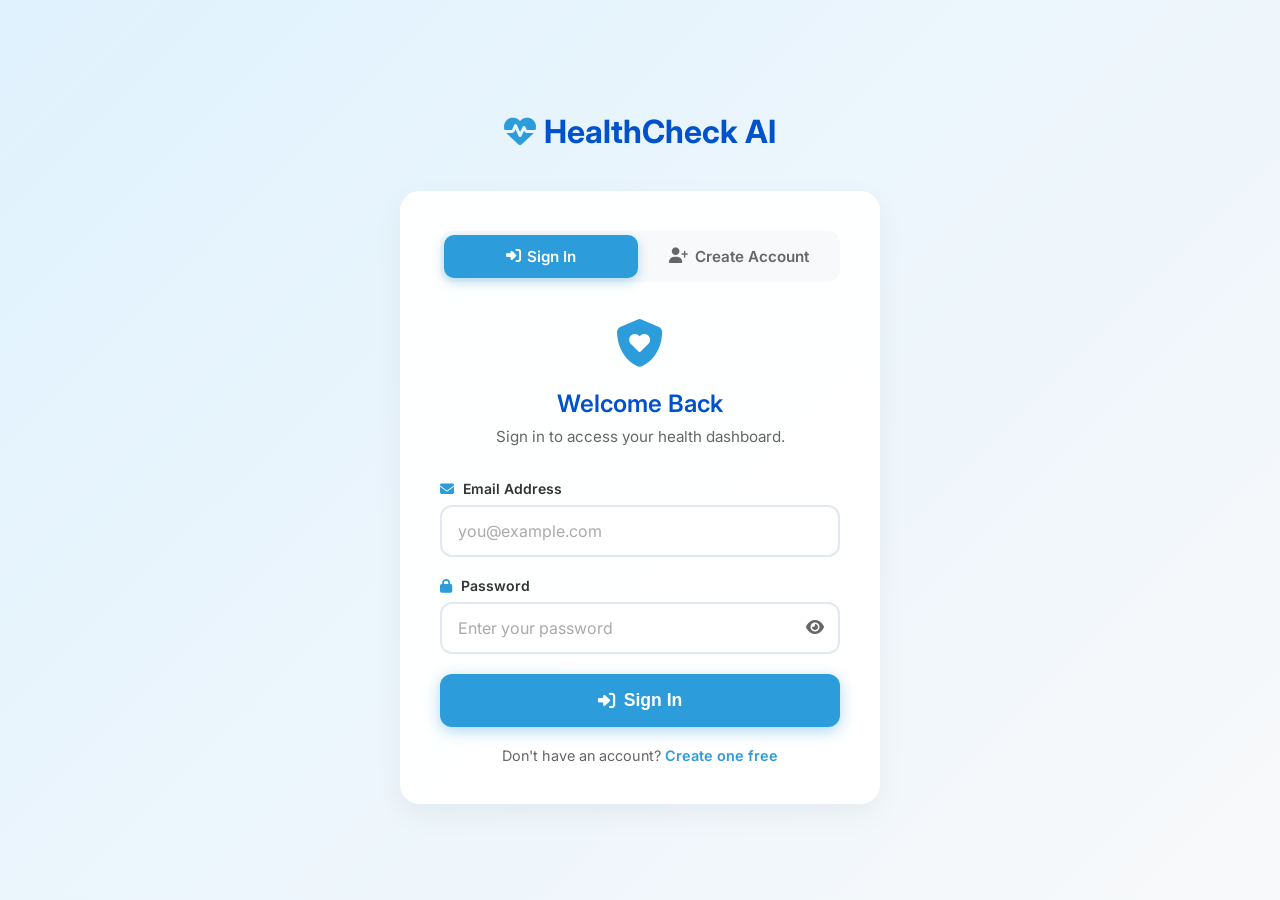
<file: frontend/index.html>
<!DOCTYPE html>
<html lang="en">
<head>
    <meta charset="UTF-8">
    <meta name="viewport" content="width=device-width, initial-scale=1.0">
    <title>HealthCheck AI | Know your health</title>
    <meta name="description" content="AI-powered symptom checker — understand your health with HealthCheck AI.">
    <link href="https://fonts.googleapis.com/css2?family=Inter:wght@300;400;600;700&display=swap" rel="stylesheet">
    <link rel="stylesheet" href="https://cdnjs.cloudflare.com/ajax/libs/font-awesome/6.4.0/css/all.min.css">
    <link rel="stylesheet" href="style.css">
    <link rel="stylesheet" href="auth.css">
    <link rel="stylesheet" href="sidebar.css">
</head>
<body>

<!-- ══════════════════════════════════════════════
     FULL-SCREEN DASHBOARD LAYOUT
     Sidebar always visible. Panels swap in .dash-main
     ══════════════════════════════════════════════ -->
<div id="dashboard-layout" class="dashboard-layout" style="display:none;">

    <!-- ── SIDEBAR ── -->
    <aside class="sidebar" id="sidebar">
        <div class="sidebar-logo">
            <div class="sidebar-logo-icon">
                <i class="fa-solid fa-heart-pulse"></i>
            </div>
            <div class="sidebar-logo-text">
                <span class="sidebar-logo-title">HealthCheck AI</span>
                <span class="sidebar-logo-sub">Symptom Checker</span>
            </div>
        </div>

        <nav class="sidebar-nav">
            <a href="#" class="nav-item active" id="nav-dashboard" data-section="dashboard">
                <i class="fa-solid fa-house"></i><span>Dashboard</span>
            </a>

            <div class="nav-section-label">CHECKS</div>
            <a href="#" class="nav-item" id="nav-new-check" data-section="new-check">
                <i class="fa-solid fa-stethoscope"></i><span>New Symptom Check</span>
            </a>
            <a href="#" class="nav-item" id="nav-history" data-section="history">
                <i class="fa-solid fa-clock-rotate-left"></i><span>Check History</span>
            </a>
            <a href="#" class="nav-item" id="nav-saved" data-section="saved">
                <i class="fa-regular fa-bookmark"></i><span>Saved Reports</span>
            </a>

            <div class="nav-section-label">HEALTH</div>
            <a href="#" class="nav-item" id="nav-insights" data-section="insights">
                <i class="fa-solid fa-chart-bar"></i><span>Health Insights</span>
            </a>
            <a href="#" class="nav-item" id="nav-diseases" data-section="diseases">
                <i class="fa-solid fa-shield-virus"></i><span>Common Diseases</span>
            </a>
            <a href="#" class="nav-item" id="nav-guide" data-section="guide">
                <i class="fa-regular fa-book-open"></i><span>Symptom Guide</span>
            </a>

            <div class="nav-section-label">ACCOUNT</div>
            <a href="#" class="nav-item" id="nav-profile" data-section="profile">
                <i class="fa-regular fa-user"></i><span>Profile</span>
            </a>
            <a href="#" class="nav-item" id="nav-settings" data-section="settings">
                <i class="fa-solid fa-gear"></i><span>Settings</span>
            </a>
            <a href="#" class="nav-item" id="nav-help" data-section="help">
                <i class="fa-regular fa-circle-question"></i><span>Help &amp; Support</span>
            </a>
            <a href="#" class="nav-item nav-logout" id="nav-logout">
                <i class="fa-solid fa-right-from-bracket"></i><span>Logout</span>
            </a>
        </nav>

        <div class="sidebar-disclaimer">
            <div class="sidebar-disclaimer-icon"><i class="fa-solid fa-shield-halved"></i></div>
            <div>
                <p class="sidebar-disclaimer-title">Disclaimer</p>
                <p class="sidebar-disclaimer-text">Educational tool only. Not a substitute for professional medical advice.</p>
            </div>
        </div>
    </aside>

    <!-- ── MAIN CONTENT ── -->
    <div class="dash-main">

        <!-- Topbar -->
        <div class="dash-topbar">
            <div class="dash-topbar-left">
                <div class="dash-avatar" id="dash-avatar">?</div>
                <div class="dash-topbar-info">
                    <h1 class="dash-greeting" id="dash-greeting">Hello!</h1>
                    <p class="dash-email" id="dash-email">Loading…</p>
                </div>
            </div>
            <div class="dash-topbar-actions">
                <button class="topbar-icon-btn" title="Notifications"><i class="fa-regular fa-bell"></i></button>
                <button class="topbar-icon-btn" title="Toggle theme" id="btn-theme"><i class="fa-solid fa-sun"></i></button>
            </div>
        </div>

        <!-- ══ PANEL: Dashboard Home ══ -->
        <div class="dash-panel" id="panel-dashboard">
            <div class="dash-stats">
                <div class="dash-stat-card">
                    <i class="fa-solid fa-stethoscope stat-card-icon"></i>
                    <div class="stat-card-number" id="stat-checks">—</div>
                    <div class="stat-card-label">Total Checks</div>
                </div>
                <div class="dash-stat-card">
                    <i class="fa-solid fa-calendar-check stat-card-icon"></i>
                    <div class="stat-card-number stat-card-date" id="stat-last">—</div>
                    <div class="stat-card-label">Last Check</div>
                </div>
            </div>

            <div class="dash-section-title">
                <i class="fa-solid fa-clock-rotate-left"></i> Recent Checks
            </div>
            <div class="dash-history-list" id="history-list">
                <p class="empty-history">Loading your history…</p>
            </div>

            <div class="dash-bottom-action">
                <button id="btn-go-check" class="btn-start-check">
                    <i class="fa-solid fa-wand-magic-sparkles"></i> Start New Symptom Check
                </button>
            </div>
        </div>

        <!-- ══ PANEL: New Symptom Check ══ -->
        <div class="dash-panel" id="panel-new-check" style="display:none;">

            <div class="panel-header">
                <i class="fa-solid fa-stethoscope"></i>
                <h2>New Symptom Check</h2>
            </div>

            <!-- Disclaimer banner -->
            <div class="check-disclaimer">
                <i class="fa-solid fa-triangle-exclamation check-disclaimer-icon"></i>
                <p><strong>Medical Disclaimer:</strong> This tool is for educational purposes only and is <strong>NOT</strong> a substitute for professional medical advice. Always consult a qualified physician.</p>
            </div>

            <!-- Search area -->
            <div class="check-section-label">Search &amp; Select Symptoms</div>
            <div class="check-search-wrapper">
                <i class="fa-solid fa-magnifying-glass check-search-icon"></i>
                <input type="text" id="symptom-search" class="check-search-input"
                       placeholder="Type a symptom — e.g. Fever, Cough, Nausea…"
                       autocomplete="off">
                <div id="autocomplete-list" class="check-autocomplete" style="display:none;"></div>
            </div>

            <!-- Selected pills -->
            <div class="check-section-label" style="margin-top:1.5rem;">
                Selected Symptoms
                <span id="symptom-count" class="symptom-count-badge">0</span>
            </div>
            <div id="selected-symptoms" class="check-pills-container">
                <p class="check-empty-state">
                    <i class="fa-regular fa-hand-pointer"></i>
                    Search and click a symptom above to add it here.
                </p>
            </div>

            <!-- Analyze button -->
            <div class="check-actions">
                <button id="btn-analyze" class="btn-start-check">
                    <i class="fa-solid fa-wand-magic-sparkles"></i> Analyze Symptoms
                </button>
            </div>
        </div>

        <!-- ══ PANEL: Results ══ -->
        <div class="dash-panel" id="panel-results" style="display:none;">

            <div class="panel-header">
                <i class="fa-solid fa-chart-pie"></i>
                <h2>Your Insight Report</h2>
                <div style="margin-left:auto; display:flex; gap:0.75rem;">
                    <button id="btn-check-again" class="panel-action-btn outline">
                        <i class="fa-solid fa-rotate-left"></i> Check Again
                    </button>
                    <button id="btn-back-dash" class="panel-action-btn primary">
                        <i class="fa-solid fa-house"></i> Dashboard
                    </button>
                </div>
            </div>

            <!-- Analysed symptom tags -->
            <div class="results-symptom-bar" id="results-symptom-bar"></div>

            <!-- Loading -->
            <div id="loading-spinner" class="results-loading" style="display:none;">
                <div class="results-loader"></div>
                <p>Analysing health data…</p>
            </div>

            <!-- Result cards -->
            <div id="results-container" class="results-grid"></div>
        </div>

        <!-- ══ PANEL: Check History ══ -->
        <div class="dash-panel" id="panel-history" style="display:none;">
            <div class="panel-header">
                <i class="fa-solid fa-clock-rotate-left"></i>
                <h2>Check History</h2>
            </div>
            <div class="dash-history-list" style="max-height:none;" id="history-list-full">
                <p class="empty-history">Loading history…</p>
            </div>
        </div>

        <!-- ══ PANEL: Profile ══ -->
        <div class="dash-panel" id="panel-profile" style="display:none;">
            <div class="panel-header">
                <i class="fa-regular fa-user"></i>
                <h2>My Profile</h2>
            </div>
            <div class="profile-card">
                <div class="profile-avatar-lg" id="profile-avatar">?</div>
                <div class="profile-info">
                    <div class="profile-field">
                        <label>Full Name</label>
                        <p id="profile-name">—</p>
                    </div>
                    <div class="profile-field">
                        <label>Email Address</label>
                        <p id="profile-email">—</p>
                    </div>
                    <div class="profile-field">
                        <label>Member Since</label>
                        <p>Today</p>
                    </div>
                </div>
            </div>
        </div>

        <!-- ══ PANEL: Settings ══ -->
        <div class="dash-panel" id="panel-settings" style="display:none;">
            <div class="panel-header">
                <i class="fa-solid fa-gear"></i>
                <h2>Settings</h2>
            </div>
            <div class="settings-list">
                <div class="settings-item">
                    <div>
                        <p class="settings-item-title">Dark Mode</p>
                        <p class="settings-item-sub">Toggle between light and dark interface</p>
                    </div>
                    <label class="switch">
                        <input type="checkbox" id="dark-mode-toggle">
                        <span class="slider round"></span>
                    </label>
                </div>
                <div class="settings-item">
                    <div>
                        <p class="settings-item-title">Email Notifications</p>
                        <p class="settings-item-sub">Receive health tips and reminders</p>
                    </div>
                    <label class="switch">
                        <input type="checkbox" checked>
                        <span class="slider round"></span>
                    </label>
                </div>
                <div class="settings-item">
                    <div>
                        <p class="settings-item-title">Privacy Mode</p>
                        <p class="settings-item-sub">Anonymize session data in logs</p>
                    </div>
                    <label class="switch">
                        <input type="checkbox">
                        <span class="slider round"></span>
                    </label>
                </div>
            </div>
        </div>

        <!-- ══ PANEL: Help ══ -->
        <div class="dash-panel" id="panel-help" style="display:none;">
            <div class="panel-header">
                <i class="fa-regular fa-circle-question"></i>
                <h2>Help &amp; Support</h2>
            </div>
            <div class="help-list">
                <div class="help-item">
                    <div class="help-item-icon"><i class="fa-solid fa-book-medical"></i></div>
                    <div>
                        <p class="help-item-title">How to use the Symptom Checker</p>
                        <p class="help-item-sub">Go to "New Symptom Check", type and select your symptoms, then click Analyze to get an AI-powered result.</p>
                    </div>
                </div>
                <div class="help-item">
                    <div class="help-item-icon"><i class="fa-solid fa-robot"></i></div>
                    <div>
                        <p class="help-item-title">About the AI Model</p>
                        <p class="help-item-sub">Powered by a Random Forest classifier trained on a labelled medical symptom dataset from Kaggle.</p>
                    </div>
                </div>
                <div class="help-item">
                    <div class="help-item-icon"><i class="fa-solid fa-triangle-exclamation"></i></div>
                    <div>
                        <p class="help-item-title">Important Disclaimer</p>
                        <p class="help-item-sub">This tool is educational only. Always consult a licensed physician for any medical concerns.</p>
                    </div>
                </div>
            </div>
        </div>

        <!-- ══ PANEL: Placeholder ══ -->
        <div class="dash-panel" id="panel-placeholder" style="display:none;">
            <div class="coming-soon">
                <i class="fa-solid fa-hammer fa-2x" style="color:var(--primary);margin-bottom:1rem;"></i>
                <h2 id="placeholder-title">Coming Soon</h2>
                <p>This feature is under development and will be available soon.</p>
            </div>
        </div>

    </div><!-- /.dash-main -->
</div><!-- /#dashboard-layout -->

<script src="app.js"></script>
</body>
</html>
</file>
<file: frontend/style.css>
:root {
    --primary: #2D9CDB;
    --primary-dark: #0052CC;
    --secondary: #27AE60;
    --background: #F8F9FA;
    --card-bg: rgba(255, 255, 255, 0.95);
    --text-dark: #333333;
    --text-light: #666666;
    --danger: #E74C3C;
    --warning: #F39C12;
    --border-color: #E2E8F0;
}

* {
    box-sizing: border-box;
    margin: 0;
    padding: 0;
}

body {
    font-family: 'Inter', sans-serif;
    background: linear-gradient(135deg, #E0F2FE 0%, #F8F9FA 100%);
    color: var(--text-dark);
    min-height: 100vh;
    display: flex;
    justify-content: center;
    align-items: center;
}

.app-container {
    width: 100%;
    max-width: 650px;
    margin: 2rem auto;
    display: flex;
    flex-direction: column;
    gap: 1.5rem;
}

/* Header */
.app-header {
    text-align: center;
    padding: 1rem;
}

.logo {
    font-size: 2rem;
    font-weight: 700;
    color: var(--primary-dark);
    display: flex;
    align-items: center;
    justify-content: center;
    gap: 0.5rem;
}

.logo i {
    color: var(--primary);
}

/* Wizard Steps */
.wizard-container {
    position: relative;
    width: 100%;
}

.wizard-step {
    display: none;
    width: 100%;
}

.wizard-step.active-step {
    display: block;
    animation: fadeIn 0.5s ease-in-out forwards;
}

/* Cards */
.card {
    background: var(--card-bg);
    border-radius: 20px;
    padding: 2.5rem;
    box-shadow: 0 10px 30px rgba(0,0,0,0.05), inset 0 1px 0 rgba(255,255,255,1);
    backdrop-filter: blur(10px);
}

.card h1, .card h2 {
    color: var(--primary-dark);
    margin-bottom: 0.5rem;
    font-weight: 600;
    text-align: center;
}

.subtitle, .description {
    color: var(--text-light);
    text-align: center;
    margin-bottom: 2rem;
    font-size: 0.95rem;
    line-height: 1.5;
}

/* Animations */
@keyframes fadeIn {
    from { opacity: 0; transform: translateY(10px); }
    to { opacity: 1; transform: translateY(0); }
}

/* Step 1 */
.icon-wrapper {
    font-size: 3rem;
    color: var(--primary);
    text-align: center;
    margin-bottom: 1rem;
}

.disclaimer-box {
    background: #FFF3CD;
    color: #856404;
    padding: 1rem;
    border-radius: 12px;
    font-size: 0.9rem;
    margin-bottom: 2rem;
    border-left: 4px solid #FFEBA8;
}

.toggle-container {
    display: flex;
    align-items: center;
    justify-content: center;
    gap: 1rem;
    margin-bottom: 2rem;
}

/* Toggle Switch */
.switch {
    position: relative;
    display: inline-block;
    width: 50px;
    height: 28px;
}
.switch input { opacity: 0; width: 0; height: 0; }
.slider {
    position: absolute;
    cursor: pointer;
    top: 0; left: 0; right: 0; bottom: 0;
    background-color: #ccc;
    transition: .4s;
}
.slider:before {
    position: absolute;
    content: "";
    height: 20px; width: 20px;
    left: 4px; bottom: 4px;
    background-color: white;
    transition: .4s;
}
input:checked + .slider { background-color: var(--secondary); }
input:checked + .slider:before { transform: translateX(22px); }
.slider.round { border-radius: 34px; }
.slider.round:before { border-radius: 50%; }

/* Buttons */
.btn {
    width: 100%;
    padding: 1rem;
    border: none;
    border-radius: 12px;
    font-size: 1.1rem;
    font-weight: 600;
    cursor: pointer;
    transition: all 0.3s ease;
    display: flex;
    justify-content: center;
    align-items: center;
    gap: 0.5rem;
}

.primary-btn {
    background: var(--primary);
    color: white;
    box-shadow: 0 4px 15px rgba(45, 156, 219, 0.4);
}

.primary-btn:hover {
    background: var(--primary-dark);
    transform: translateY(-2px);
    box-shadow: 0 6px 20px rgba(0, 82, 204, 0.4);
}

.primary-btn.disabled-btn {
    background: #ccc;
    cursor: not-allowed;
    box-shadow: none;
    transform: none;
}

.outline-btn {
    background: transparent;
    color: var(--primary-dark);
    border: 2px solid var(--primary-dark);
}
.outline-btn:hover {
    background: var(--primary-dark);
    color: white;
}

/* Step 2 */
.step-indicator {
    text-align: center;
    font-size: 0.8rem;
    font-weight: 700;
    text-transform: uppercase;
    color: var(--primary);
    margin-bottom: 0.5rem;
    letter-spacing: 1px;
}

.search-wrapper {
    position: relative;
    margin-bottom: 2rem;
}

.search-icon {
    position: absolute;
    left: 1rem;
    top: 50%;
    transform: translateY(-50%);
    color: var(--text-light);
}

#symptom-search {
    width: 100%;
    padding: 1rem 1rem 1rem 3rem;
    border: 2px solid var(--border-color);
    border-radius: 12px;
    font-size: 1rem;
    font-family: inherit;
    transition: border-color 0.3s ease;
}

#symptom-search:focus {
    outline: none;
    border-color: var(--primary);
}

.autocomplete-items {
    position: absolute;
    border: 1px solid var(--border-color);
    border-top: none;
    z-index: 99;
    top: 100%;
    left: 0;
    right: 0;
    background: #fff;
    border-radius: 0 0 12px 12px;
    max-height: 250px;
    overflow-y: auto;
    box-shadow: 0 10px 20px rgba(0,0,0,0.1);
}

/* Items injected by JS */
.autocomplete-item {
    padding: 10px 14px;
    cursor: pointer;
    border-bottom: 1px solid var(--border-color);
    font-size: 0.95rem;
    transition: background 0.15s;
}

.autocomplete-item:last-child {
    border-bottom: none;
}

.autocomplete-item:hover,
.autocomplete-item.autocomplete-active {
    background-color: var(--primary);
    color: #ffffff;
}

.autocomplete-item strong {
    font-weight: 700;
}

.selected-symptoms-container h3 {
    font-size: 1rem;
    margin-bottom: 1rem;
    color: var(--text-dark);
}

.pills-container {
    display: flex;
    flex-wrap: wrap;
    gap: 0.5rem;
    margin-bottom: 2rem;
    min-height: 50px;
}

.symptom-pill {
    background: #E0F2FE;
    color: var(--primary-dark);
    padding: 0.5rem 1rem;
    border-radius: 20px;
    font-size: 0.9rem;
    display: flex;
    align-items: center;
    gap: 0.5rem;
    animation: fadeIn 0.3s ease;
}

.symptom-pill i {
    cursor: pointer;
    color: var(--primary);
    transition: color 0.3s;
}

.symptom-pill i:hover {
    color: var(--danger);
}

.empty-state {
    color: #aaa;
    font-style: italic;
    font-size: 0.9rem;
}

/* Step 3 - Results */
.result-box {
    border: 1px solid var(--border-color);
    border-radius: 12px;
    padding: 1.5rem;
    margin-bottom: 1rem;
    background: #fff;
    transition: transform 0.3s ease;
}

.result-box:hover {
    transform: translateY(-2px);
    box-shadow: 0 5px 15px rgba(0,0,0,0.05);
}

.result-header {
    display: flex;
    justify-content: space-between;
    align-items: center;
    margin-bottom: 0.5rem;
}

.disease-name {
    font-size: 1.25rem;
    font-weight: 700;
    color: var(--text-dark);
}

.confidence-score {
    padding: 0.4rem 0.8rem;
    border-radius: 20px;
    font-weight: 700;
    font-size: 0.85rem;
    color: #fff;
}

.score-high { background: var(--secondary); }
.score-med { background: var(--warning); }
.score-low { background: var(--danger); }

.disease-desc {
    font-size: 0.9rem;
    color: var(--text-light);
    margin-bottom: 1rem;
}

.precautions-list {
    list-style: none;
}

.precautions-list li {
    font-size: 0.9rem;
    margin-bottom: 0.5rem;
    display: flex;
    align-items: center;
    gap: 0.5rem;
}

.precautions-list li i {
    color: var(--secondary);
}

/* Loader */
.spinner-container {
    text-align: center;
    padding: 2rem;
}

.loader {
    border: 4px solid #f3f3f3;
    border-top: 4px solid var(--primary);
    border-radius: 50%;
    width: 40px;
    height: 40px;
    animation: spin 1s linear infinite;
    margin: 0 auto 1rem auto;
}

@keyframes spin {
    0% { transform: rotate(0deg); }
    100% { transform: rotate(360deg); }
}

@media (max-width: 600px) {
    .card {
        padding: 1.5rem;
    }
}
</file>
<file: frontend/auth.css>
/* ─── Auth-specific styles (extends style.css) ──────────────────────────────
   All colours/tokens reference the same CSS variables defined in style.css
   so everything perfectly matches the existing interface. */

/* Auth card extra width breathing room */
.auth-card {
    max-width: 480px;
    margin: 0 auto;
}

/* ── Tab Switcher ── */
.auth-tabs {
    display: flex;
    background: var(--background);
    border-radius: 12px;
    padding: 4px;
    margin-bottom: 2rem;
    gap: 4px;
}

.auth-tab {
    flex: 1;
    padding: 0.75rem;
    border: none;
    border-radius: 10px;
    font-family: inherit;
    font-size: 0.95rem;
    font-weight: 600;
    cursor: pointer;
    background: transparent;
    color: var(--text-light);
    transition: all 0.3s ease;
    display: flex;
    align-items: center;
    justify-content: center;
    gap: 0.4rem;
}

.auth-tab:hover {
    color: var(--primary);
}

.auth-tab.active-tab {
    background: var(--primary);
    color: #fff;
    box-shadow: 0 4px 12px rgba(45, 156, 219, 0.35);
}

/* ── Form Groups ── */
.form-group {
    margin-bottom: 1.25rem;
    text-align: left;
}

.form-label {
    display: block;
    font-size: 0.875rem;
    font-weight: 600;
    color: var(--text-dark);
    margin-bottom: 0.5rem;
}

.form-label i {
    color: var(--primary);
    margin-right: 0.3rem;
}

.form-input {
    width: 100%;
    padding: 0.875rem 1rem;
    border: 2px solid var(--border-color);
    border-radius: 12px;
    font-size: 1rem;
    font-family: inherit;
    color: var(--text-dark);
    background: #fff;
    transition: border-color 0.3s ease, box-shadow 0.3s ease;
}

.form-input:focus {
    outline: none;
    border-color: var(--primary);
    box-shadow: 0 0 0 4px rgba(45, 156, 219, 0.12);
}

.form-input::placeholder {
    color: #aaa;
}

/* Password wrapper with toggle */
.input-password-wrapper {
    position: relative;
}

.input-password-wrapper .form-input {
    padding-right: 3rem;
}

.toggle-password {
    position: absolute;
    right: 0.75rem;
    top: 50%;
    transform: translateY(-50%);
    background: none;
    border: none;
    cursor: pointer;
    color: var(--text-light);
    font-size: 1rem;
    padding: 0.25rem;
    transition: color 0.2s;
}

.toggle-password:hover {
    color: var(--primary);
}

/* ── Password Strength ── */
.password-strength {
    margin-top: -0.75rem;
    margin-bottom: 1rem;
    display: flex;
    align-items: center;
    gap: 0.75rem;
}

.strength-bar {
    flex: 1;
    height: 5px;
    background: var(--border-color);
    border-radius: 999px;
    overflow: hidden;
}

.strength-fill {
    height: 100%;
    border-radius: 999px;
    width: 0%;
    transition: width 0.4s ease, background 0.4s ease;
}

.strength-label {
    font-size: 0.75rem;
    font-weight: 700;
    min-width: 50px;
    text-align: right;
}

/* ── Alerts ── */
.auth-alert {
    padding: 0.875rem 1rem;
    border-radius: 10px;
    font-size: 0.9rem;
    margin-bottom: 1.25rem;
    display: flex;
    align-items: flex-start;
    gap: 0.5rem;
    animation: fadeIn 0.3s ease;
}

.auth-alert-danger {
    background: #FEE2E2;
    color: #991B1B;
    border-left: 4px solid var(--danger);
}

.auth-alert-success {
    background: #DCFCE7;
    color: #166534;
    border-left: 4px solid var(--secondary);
}

/* ── Switch link ── */
.auth-switch-text {
    text-align: center;
    font-size: 0.9rem;
    color: var(--text-light);
    margin-top: 1.25rem;
}

.auth-switch-text a {
    color: var(--primary);
    font-weight: 600;
    text-decoration: none;
    transition: color 0.2s;
}

.auth-switch-text a:hover {
    color: var(--primary-dark);
    text-decoration: underline;
}

/* ── Loading spinner on button ── */
.btn-loading {
    position: relative;
    pointer-events: none;
    opacity: 0.75;
}

/* ─── Dashboard Panel (shown inside index.html) ──────────────────────────── */

/* Header user area */
.header-user {
    display: flex;
    align-items: center;
    gap: 0.75rem;
    position: absolute;
    right: 1rem;
    top: 50%;
    transform: translateY(-50%);
}

.user-avatar {
    width: 38px;
    height: 38px;
    border-radius: 50%;
    background: linear-gradient(135deg, var(--primary), var(--primary-dark));
    display: flex;
    align-items: center;
    justify-content: center;
    color: #fff;
    font-weight: 700;
    font-size: 0.95rem;
    flex-shrink: 0;
}

.user-name-label {
    font-size: 0.9rem;
    font-weight: 600;
    color: var(--text-dark);
}

.btn-logout {
    padding: 0.45rem 0.9rem;
    background: transparent;
    color: var(--danger);
    border: 1.5px solid var(--danger);
    border-radius: 8px;
    font-size: 0.85rem;
    font-weight: 600;
    cursor: pointer;
    font-family: inherit;
    display: flex;
    align-items: center;
    gap: 0.35rem;
    transition: all 0.25s ease;
    white-space: nowrap;
}

.btn-logout:hover {
    background: var(--danger);
    color: #fff;
}

/* Relative header for positioning */
.app-header {
    position: relative;
}

/* ─── Dashboard section ─────────────────────────────────────────────────── */

#step-dashboard {
    display: none;
}

#step-dashboard.active-step {
    display: block;
}

.dashboard-card {
    max-width: 650px;
    margin: 0 auto;
}

.dashboard-greeting {
    display: flex;
    align-items: center;
    gap: 1rem;
    margin-bottom: 1.75rem;
    padding-bottom: 1.25rem;
    border-bottom: 1px solid var(--border-color);
}

.dashboard-avatar {
    width: 56px;
    height: 56px;
    border-radius: 50%;
    background: linear-gradient(135deg, var(--primary), var(--primary-dark));
    display: flex;
    align-items: center;
    justify-content: center;
    color: #fff;
    font-size: 1.5rem;
    font-weight: 700;
    flex-shrink: 0;
}

.dashboard-greeting-text h2 {
    color: var(--text-dark) !important;
    text-align: left !important;
    font-size: 1.4rem;
    margin-bottom: 0.15rem;
}

.dashboard-greeting-text p {
    color: var(--text-light);
    font-size: 0.9rem;
    margin: 0;
    text-align: left;
}

.dashboard-stats {
    display: grid;
    grid-template-columns: repeat(2, 1fr);
    gap: 1rem;
    margin-bottom: 1.75rem;
}

.stat-box {
    background: var(--background);
    border-radius: 14px;
    padding: 1.25rem;
    text-align: center;
    border: 1px solid var(--border-color);
    transition: transform 0.25s ease;
}

.stat-box:hover {
    transform: translateY(-2px);
}

.stat-icon {
    font-size: 1.5rem;
    color: var(--primary);
    margin-bottom: 0.5rem;
}

.stat-number {
    font-size: 1.75rem;
    font-weight: 700;
    color: var(--primary-dark);
    line-height: 1;
    margin-bottom: 0.3rem;
}

.stat-label {
    font-size: 0.8rem;
    color: var(--text-light);
    font-weight: 500;
}

.dashboard-history h3 {
    font-size: 1rem;
    font-weight: 700;
    color: var(--text-dark);
    margin-bottom: 1rem;
    display: flex;
    align-items: center;
    gap: 0.5rem;
}

.dashboard-history h3 i {
    color: var(--primary);
}

.history-list {
    display: flex;
    flex-direction: column;
    gap: 0.75rem;
    margin-bottom: 1.75rem;
    max-height: 260px;
    overflow-y: auto;
}

.history-item {
    background: #fff;
    border: 1px solid var(--border-color);
    border-radius: 12px;
    padding: 1rem;
    display: flex;
    justify-content: space-between;
    align-items: flex-start;
    gap: 0.75rem;
    transition: transform 0.2s ease;
}

.history-item:hover {
    transform: translateX(4px);
}

.history-prediction {
    font-weight: 700;
    color: var(--text-dark);
    font-size: 0.95rem;
    margin-bottom: 0.25rem;
}

.history-symptoms {
    font-size: 0.8rem;
    color: var(--text-light);
}

.history-time {
    font-size: 0.75rem;
    color: var(--text-light);
    white-space: nowrap;
    flex-shrink: 0;
}

.empty-history {
    text-align: center;
    padding: 2rem;
    color: var(--text-light);
    font-style: italic;
    font-size: 0.9rem;
}

.dashboard-actions {
    display: flex;
    flex-direction: column;
    gap: 0.75rem;
}

.btn-secondary {
    background: transparent;
    color: var(--primary-dark);
    border: 2px solid var(--primary-dark);
}

.btn-secondary:hover {
    background: var(--primary-dark);
    color: #fff;
}

/* ─── Responsive ─────────────────────────────────────────────────────────── */
@media (max-width: 600px) {
    .dashboard-stats {
        grid-template-columns: 1fr;
    }
    .header-user {
        gap: 0.4rem;
    }
    .user-name-label {
        display: none;
    }
}
</file>
<file: frontend/sidebar.css>
/* ════════════════════════════════════════════════════════════
   sidebar.css  –  Sidebar dashboard layout for HealthCheck AI
   Uses the same CSS variables as style.css
   ════════════════════════════════════════════════════════════ */

/* ── Root overrides for dashboard layout ── */
body:has(#dashboard-layout[style*="flex"]),
body:has(#dashboard-layout:not([style*="none"])) {
    display: block;
    background: #EEF2F7;
    min-height: 100vh;
    align-items: unset;
    justify-content: unset;
}

/* ── Dashboard two-column shell ── */
.dashboard-layout {
    display: flex;
    min-height: 100vh;
    background: #EEF2F7;
}

/* ════════════════════════════════
   SIDEBAR
   ════════════════════════════════ */
.sidebar {
    width: 230px;
    min-width: 230px;
    background: #ffffff;
    border-right: 1px solid #E2E8F0;
    display: flex;
    flex-direction: column;
    padding: 1.5rem 0 1rem 0;
    position: sticky;
    top: 0;
    height: 100vh;
    overflow-y: auto;
    z-index: 100;
    flex-shrink: 0;
}

/* Logo */
.sidebar-logo {
    display: flex;
    align-items: center;
    gap: 0.65rem;
    padding: 0 1.25rem 1.5rem 1.25rem;
    border-bottom: 1px solid #E2E8F0;
    margin-bottom: 1rem;
}

.sidebar-logo-icon {
    width: 38px;
    height: 38px;
    border-radius: 10px;
    background: linear-gradient(135deg, var(--primary), var(--primary-dark));
    display: flex;
    align-items: center;
    justify-content: center;
    color: #fff;
    font-size: 1.1rem;
    flex-shrink: 0;
}

.sidebar-logo-title {
    font-size: 1rem;
    font-weight: 700;
    color: var(--primary-dark);
    display: block;
    line-height: 1.2;
}

.sidebar-logo-sub {
    font-size: 0.72rem;
    color: var(--text-light);
    display: block;
}

/* Section labels */
.nav-section-label {
    font-size: 0.68rem;
    font-weight: 700;
    color: #94A3B8;
    letter-spacing: 0.08em;
    text-transform: uppercase;
    padding: 1rem 1.25rem 0.4rem 1.25rem;
}

/* Nav items */
.nav-item {
    display: flex;
    align-items: center;
    gap: 0.75rem;
    padding: 0.6rem 1rem 0.6rem 1.25rem;
    margin: 0.1rem 0.6rem;
    border-radius: 10px;
    font-size: 0.9rem;
    font-weight: 500;
    color: var(--text-dark);
    text-decoration: none;
    transition: all 0.2s ease;
    cursor: pointer;
}

.nav-item i {
    width: 18px;
    text-align: center;
    font-size: 0.95rem;
    color: var(--text-light);
    transition: color 0.2s;
    flex-shrink: 0;
}

.nav-item:hover {
    background: #F0F7FF;
    color: var(--primary);
}

.nav-item:hover i {
    color: var(--primary);
}

.nav-item.active {
    background: #EBF5FF;
    color: var(--primary-dark);
    font-weight: 600;
}

.nav-item.active i {
    color: var(--primary);
}

/* Logout item — red tint */
.nav-logout {
    color: var(--danger) !important;
    margin-top: 0.25rem;
}

.nav-logout i {
    color: var(--danger) !important;
}

.nav-logout:hover {
    background: #FEE2E2 !important;
    color: #991B1B !important;
}

.nav-logout:hover i {
    color: #991B1B !important;
}

/* Disclaimer box at bottom */
.sidebar-disclaimer {
    margin: auto 0.75rem 0 0.75rem;
    padding: 0.9rem;
    background: #F8FAFC;
    border: 1px solid #E2E8F0;
    border-radius: 12px;
    display: flex;
    gap: 0.6rem;
    align-items: flex-start;
}

.sidebar-disclaimer-icon {
    color: var(--primary);
    font-size: 1rem;
    flex-shrink: 0;
    margin-top: 1px;
}

.sidebar-disclaimer-title {
    font-size: 0.8rem;
    font-weight: 700;
    color: var(--text-dark);
    margin-bottom: 0.3rem;
}

.sidebar-disclaimer-text {
    font-size: 0.75rem;
    color: var(--text-light);
    line-height: 1.45;
}

/* ════════════════════════════════
   MAIN CONTENT AREA
   ════════════════════════════════ */
.dash-main {
    flex: 1;
    display: flex;
    flex-direction: column;
    min-width: 0;
    background: #EEF2F7;
}

/* ── Top greeting bar ── */
.dash-topbar {
    display: flex;
    align-items: center;
    justify-content: space-between;
    padding: 1.4rem 2rem;
    background: #ffffff;
    border-bottom: 1px solid #E2E8F0;
    position: sticky;
    top: 0;
    z-index: 50;
}

.dash-topbar-left {
    display: flex;
    align-items: center;
    gap: 1rem;
}

.dash-avatar {
    width: 48px;
    height: 48px;
    border-radius: 50%;
    background: linear-gradient(135deg, var(--primary), var(--primary-dark));
    color: #fff;
    font-size: 1.2rem;
    font-weight: 700;
    display: flex;
    align-items: center;
    justify-content: center;
    flex-shrink: 0;
}

.dash-greeting {
    font-size: 1.25rem !important;
    font-weight: 700 !important;
    color: var(--text-dark) !important;
    margin: 0 !important;
    text-align: left !important;
}

.dash-email {
    font-size: 0.85rem;
    color: var(--text-light);
    margin: 0;
    text-align: left;
}

.dash-topbar-actions {
    display: flex;
    align-items: center;
    gap: 0.5rem;
}

.topbar-icon-btn {
    width: 38px;
    height: 38px;
    border-radius: 50%;
    border: 1.5px solid #E2E8F0;
    background: #fff;
    color: var(--text-light);
    font-size: 1rem;
    cursor: pointer;
    display: flex;
    align-items: center;
    justify-content: center;
    transition: all 0.2s ease;
}

.topbar-icon-btn:hover {
    background: #EBF5FF;
    color: var(--primary);
    border-color: var(--primary);
}

/* ── Content panels ── */
.dash-panel {
    flex: 1;
    padding: 2rem;
    overflow-y: auto;
}

/* ── Stats cards ── */
.dash-stats {
    display: grid;
    grid-template-columns: repeat(2, 1fr);
    gap: 1.25rem;
    margin-bottom: 2rem;
}

.dash-stat-card {
    background: #ffffff;
    border: 1px solid #E2E8F0;
    border-radius: 16px;
    padding: 1.75rem 1.5rem;
    text-align: center;
    transition: transform 0.25s ease, box-shadow 0.25s ease;
}

.dash-stat-card:hover {
    transform: translateY(-3px);
    box-shadow: 0 8px 24px rgba(0,0,0,0.07);
}

.stat-card-icon {
    font-size: 1.75rem;
    color: var(--primary);
    margin-bottom: 0.75rem;
    display: block;
}

.stat-card-number {
    font-size: 2.25rem;
    font-weight: 700;
    color: var(--primary-dark);
    line-height: 1;
    margin-bottom: 0.5rem;
}

.stat-card-date {
    font-size: 1.75rem;
}

.stat-card-label {
    font-size: 0.85rem;
    color: var(--text-light);
    font-weight: 500;
}

/* ── Section title ── */
.dash-section-title {
    font-size: 1rem;
    font-weight: 700;
    color: var(--text-dark);
    margin-bottom: 1rem;
    display: flex;
    align-items: center;
    gap: 0.5rem;
}

.dash-section-title i {
    color: var(--primary);
}

/* ── History list ── */
.dash-history-list {
    background: #fff;
    border: 1px solid #E2E8F0;
    border-radius: 16px;
    overflow: hidden;
    margin-bottom: 1.5rem;
    max-height: 340px;
    overflow-y: auto;
}

.dash-history-list::-webkit-scrollbar {
    width: 6px;
}

.dash-history-list::-webkit-scrollbar-track {
    background: #F8FAFC;
}

.dash-history-list::-webkit-scrollbar-thumb {
    background: #CBD5E1;
    border-radius: 3px;
}

.history-row {
    display: flex;
    align-items: center;
    justify-content: space-between;
    padding: 1rem 1.25rem;
    border-bottom: 1px solid #F1F5F9;
    transition: background 0.15s;
    cursor: default;
}

.history-row:last-child {
    border-bottom: none;
}

.history-row:hover {
    background: #F8FAFC;
}

.history-row-left {
    flex: 1;
    min-width: 0;
}

.history-row-title {
    font-weight: 700;
    font-size: 0.95rem;
    color: var(--text-dark);
    margin-bottom: 0.2rem;
}

.history-row-symptoms {
    font-size: 0.8rem;
    color: var(--text-light);
    white-space: nowrap;
    overflow: hidden;
    text-overflow: ellipsis;
}

.history-row-symptoms i {
    color: var(--primary);
    margin-right: 4px;
}

.history-row-time {
    font-size: 0.8rem;
    color: var(--text-light);
    white-space: nowrap;
    margin-left: 1rem;
    flex-shrink: 0;
}

.empty-history {
    text-align: center;
    padding: 2.5rem;
    color: var(--text-light);
    font-style: italic;
    font-size: 0.9rem;
}

/* ── Bottom CTA button ── */
.dash-bottom-action {
    position: sticky;
    bottom: 0;
    padding-top: 0.5rem;
}

.btn-start-check {
    width: 100%;
    padding: 1.1rem;
    background: var(--primary);
    color: #fff;
    border: none;
    border-radius: 14px;
    font-size: 1.05rem;
    font-weight: 700;
    font-family: inherit;
    cursor: pointer;
    display: flex;
    align-items: center;
    justify-content: center;
    gap: 0.6rem;
    box-shadow: 0 4px 20px rgba(45,156,219,0.35);
    transition: all 0.25s ease;
}

.btn-start-check:hover {
    background: var(--primary-dark);
    box-shadow: 0 6px 24px rgba(0,82,204,0.35);
    transform: translateY(-2px);
}

/* ── Panel generic header ── */
.panel-header {
    display: flex;
    align-items: center;
    gap: 0.75rem;
    margin-bottom: 1.5rem;
    padding-bottom: 1rem;
    border-bottom: 1px solid #E2E8F0;
}

.panel-header i {
    font-size: 1.3rem;
    color: var(--primary);
}

.panel-header h2 {
    font-size: 1.3rem;
    font-weight: 700;
    color: var(--text-dark);
    margin: 0;
}

/* ── Profile panel ── */
.profile-card {
    background: #fff;
    border: 1px solid #E2E8F0;
    border-radius: 16px;
    padding: 2rem;
    display: flex;
    gap: 2rem;
    align-items: flex-start;
}

.profile-avatar-lg {
    width: 80px;
    height: 80px;
    border-radius: 50%;
    background: linear-gradient(135deg, var(--primary), var(--primary-dark));
    color: #fff;
    font-size: 2rem;
    font-weight: 700;
    display: flex;
    align-items: center;
    justify-content: center;
    flex-shrink: 0;
}

.profile-info {
    flex: 1;
    display: flex;
    flex-direction: column;
    gap: 1rem;
}

.profile-field label {
    font-size: 0.75rem;
    font-weight: 700;
    color: var(--text-light);
    text-transform: uppercase;
    letter-spacing: 0.05em;
    display: block;
    margin-bottom: 0.2rem;
}

.profile-field p {
    font-size: 1rem;
    font-weight: 600;
    color: var(--text-dark);
}

/* ── Settings panel ── */
.settings-list {
    background: #fff;
    border: 1px solid #E2E8F0;
    border-radius: 16px;
    overflow: hidden;
}

.settings-item {
    display: flex;
    align-items: center;
    justify-content: space-between;
    padding: 1.25rem 1.5rem;
    border-bottom: 1px solid #F1F5F9;
    gap: 1rem;
}

.settings-item:last-child {
    border-bottom: none;
}

.settings-item-title {
    font-size: 0.95rem;
    font-weight: 600;
    color: var(--text-dark);
    margin-bottom: 0.2rem;
}

.settings-item-sub {
    font-size: 0.8rem;
    color: var(--text-light);
}

/* ── Help panel ── */
.help-list {
    display: flex;
    flex-direction: column;
    gap: 1rem;
}

.help-item {
    background: #fff;
    border: 1px solid #E2E8F0;
    border-radius: 14px;
    padding: 1.25rem;
    display: flex;
    align-items: flex-start;
    gap: 1rem;
    transition: transform 0.2s ease;
}

.help-item:hover {
    transform: translateX(4px);
}

.help-item-icon {
    width: 42px;
    height: 42px;
    border-radius: 10px;
    background: #EBF5FF;
    display: flex;
    align-items: center;
    justify-content: center;
    color: var(--primary);
    font-size: 1.1rem;
    flex-shrink: 0;
}

.help-item-title {
    font-size: 0.95rem;
    font-weight: 600;
    color: var(--text-dark);
    margin-bottom: 0.3rem;
}

.help-item-sub {
    font-size: 0.85rem;
    color: var(--text-light);
    line-height: 1.5;
}

/* ── Coming soon placeholder ── */
.coming-soon {
    text-align: center;
    padding: 4rem 2rem;
    color: var(--text-light);
}

.coming-soon h2 {
    font-size: 1.3rem;
    color: var(--text-dark);
    margin-bottom: 0.5rem;
}

/* ════════════════════════════════════════════════════════════
   SYMPTOM CHECK PANEL — full-screen inside sidebar layout
   ════════════════════════════════════════════════════════════ */

/* Disclaimer banner */
.check-disclaimer {
    display: flex;
    align-items: flex-start;
    gap: 0.75rem;
    background: #FFFBEB;
    border: 1px solid #FDE68A;
    border-left: 4px solid #F59E0B;
    border-radius: 12px;
    padding: 1rem 1.25rem;
    margin-bottom: 1.75rem;
    font-size: 0.875rem;
    color: #78350F;
    line-height: 1.55;
}

.check-disclaimer-icon {
    color: #F59E0B;
    font-size: 1.1rem;
    flex-shrink: 0;
    margin-top: 1px;
}

/* Section sub-labels inside check panel */
.check-section-label {
    font-size: 0.8rem;
    font-weight: 700;
    text-transform: uppercase;
    letter-spacing: 0.07em;
    color: var(--text-light);
    margin-bottom: 0.75rem;
    display: flex;
    align-items: center;
    gap: 0.5rem;
}

.symptom-count-badge {
    display: inline-flex;
    align-items: center;
    justify-content: center;
    min-width: 22px;
    height: 22px;
    border-radius: 11px;
    background: var(--primary);
    color: #fff;
    font-size: 0.75rem;
    font-weight: 700;
    padding: 0 6px;
}

/* Search wrapper */
.check-search-wrapper {
    position: relative;
}

.check-search-icon {
    position: absolute;
    left: 1.1rem;
    top: 50%;
    transform: translateY(-50%);
    color: var(--text-light);
    font-size: 1rem;
    pointer-events: none;
}

.check-search-input {
    width: 100%;
    padding: 1rem 1.25rem 1rem 3rem;
    border: 2px solid var(--border-color);
    border-radius: 14px;
    font-size: 1rem;
    font-family: inherit;
    color: var(--text-dark);
    background: #fff;
    transition: border-color 0.25s ease, box-shadow 0.25s ease;
    outline: none;
}

.check-search-input:focus {
    border-color: var(--primary);
    box-shadow: 0 0 0 4px rgba(45,156,219,0.12);
}

.check-search-input::placeholder { color: #aab; }

/* Autocomplete dropdown */
.check-autocomplete {
    position: absolute;
    top: calc(100% + 4px);
    left: 0;
    right: 0;
    background: #fff;
    border: 1px solid var(--border-color);
    border-radius: 12px;
    z-index: 200;
    max-height: 280px;
    overflow-y: auto;
    box-shadow: 0 12px 32px rgba(0,0,0,0.10);
}

.check-autocomplete-item {
    padding: 0.75rem 1.1rem;
    font-size: 0.95rem;
    cursor: pointer;
    border-bottom: 1px solid #F1F5F9;
    color: var(--text-dark);
    transition: background 0.15s;
}

.check-autocomplete-item:last-child { border-bottom: none; }

.check-autocomplete-item:hover,
.check-autocomplete-item.autocomplete-active {
    background: #EBF5FF;
    color: var(--primary-dark);
}

.check-autocomplete-item strong { color: var(--primary); font-weight: 700; }

/* Pills area */
.check-pills-container {
    display: flex;
    flex-wrap: wrap;
    gap: 0.6rem;
    min-height: 56px;
    padding: 0.75rem;
    background: #F8FAFC;
    border: 1.5px dashed #CBD5E1;
    border-radius: 14px;
    align-items: flex-start;
    align-content: flex-start;
}

.check-empty-state {
    color: #94A3B8;
    font-size: 0.875rem;
    font-style: italic;
    display: flex;
    align-items: center;
    gap: 0.4rem;
    padding: 0.25rem;
}

.symptom-pill {
    background: #EBF5FF;
    color: var(--primary-dark);
    padding: 0.4rem 0.85rem;
    border-radius: 20px;
    font-size: 0.875rem;
    font-weight: 600;
    display: flex;
    align-items: center;
    gap: 0.45rem;
    animation: fadeInPill 0.2s ease;
}

@keyframes fadeInPill {
    from { opacity: 0; transform: scale(0.85); }
    to   { opacity: 1; transform: scale(1); }
}

.symptom-pill .fa-xmark {
    cursor: pointer;
    color: var(--primary);
    font-size: 0.8rem;
    transition: color 0.2s;
}

.symptom-pill .fa-xmark:hover { color: var(--danger); }

/* Analyze button */
.check-actions {
    margin-top: 2rem;
}

/* Panel action buttons (in results header) */
.panel-action-btn {
    display: inline-flex;
    align-items: center;
    gap: 0.4rem;
    padding: 0.55rem 1.1rem;
    border-radius: 10px;
    font-size: 0.875rem;
    font-weight: 600;
    font-family: inherit;
    cursor: pointer;
    border: 2px solid transparent;
    transition: all 0.22s ease;
}

.panel-action-btn.outline {
    background: transparent;
    color: var(--primary-dark);
    border-color: var(--primary-dark);
}

.panel-action-btn.outline:hover {
    background: var(--primary-dark);
    color: #fff;
}

.panel-action-btn.primary {
    background: var(--primary);
    color: #fff;
    border-color: var(--primary);
    box-shadow: 0 3px 10px rgba(45,156,219,0.3);
}

.panel-action-btn.primary:hover {
    background: var(--primary-dark);
    border-color: var(--primary-dark);
}

/* Symptom bar in results */
.results-symptom-bar {
    display: flex;
    flex-wrap: wrap;
    gap: 0.5rem;
    margin-bottom: 1.5rem;
}

.results-symptom-tag {
    background: #EBF5FF;
    color: var(--primary-dark);
    font-size: 0.8rem;
    font-weight: 600;
    padding: 0.3rem 0.75rem;
    border-radius: 20px;
}

/* Loading */
.results-loading {
    text-align: center;
    padding: 3rem 2rem;
    color: var(--text-light);
}

.results-loader {
    width: 44px;
    height: 44px;
    border: 4px solid #E2E8F0;
    border-top-color: var(--primary);
    border-radius: 50%;
    animation: spin 0.85s linear infinite;
    margin: 0 auto 1rem;
}

@keyframes spin {
    to { transform: rotate(360deg); }
}

/* Results grid */
.results-grid {
    display: flex;
    flex-direction: column;
    gap: 1rem;
}

/* Individual result card */
.result-card {
    background: #fff;
    border: 1px solid var(--border-color);
    border-radius: 16px;
    padding: 1.5rem 1.75rem;
    transition: transform 0.2s ease, box-shadow 0.2s ease;
    animation: fadeInCard 0.35s ease both;
}

@keyframes fadeInCard {
    from { opacity: 0; transform: translateY(10px); }
    to   { opacity: 1; transform: translateY(0); }
}

.result-card:hover {
    transform: translateY(-2px);
    box-shadow: 0 8px 24px rgba(0,0,0,0.07);
}

.result-card-header {
    display: flex;
    align-items: center;
    justify-content: space-between;
    margin-bottom: 0.6rem;
    gap: 1rem;
}

.result-card-name {
    font-size: 1.1rem;
    font-weight: 700;
    color: var(--text-dark);
}

.result-card-badge {
    padding: 0.3rem 0.8rem;
    border-radius: 20px;
    font-size: 0.8rem;
    font-weight: 700;
    color: #fff;
    white-space: nowrap;
    flex-shrink: 0;
}

.result-card-desc {
    font-size: 0.875rem;
    color: var(--text-light);
    line-height: 1.6;
    margin-bottom: 0.9rem;
}

.result-card-precs {
    list-style: none;
    display: flex;
    flex-direction: column;
    gap: 0.35rem;
}

.result-card-precs li {
    font-size: 0.875rem;
    color: var(--text-dark);
    display: flex;
    align-items: center;
    gap: 0.5rem;
}

.result-card-precs li i {
    color: var(--secondary);
    font-size: 0.8rem;
    flex-shrink: 0;
}

.result-card-precs-label {
    font-size: 0.75rem;
    font-weight: 700;
    text-transform: uppercase;
    letter-spacing: 0.06em;
    color: var(--text-light);
    margin-bottom: 0.4rem;
}

/* ── Dark mode additions for new panels ── */
body.dark-mode .check-disclaimer {
    background: rgba(245,158,11,0.08);
    border-color: rgba(245,158,11,0.3);
    border-left-color: #F59E0B;
    color: #FCD34D;
}

body.dark-mode .check-search-input {
    background: #1A2740;
    border-color: #243147;
    color: #E8EDF5;
}

body.dark-mode .check-search-input:focus {
    border-color: var(--primary);
    box-shadow: 0 0 0 4px rgba(45,156,219,0.12);
}

body.dark-mode .check-pills-container {
    background: #1A2740;
    border-color: #2D3F58;
}

body.dark-mode .check-autocomplete {
    background: #131D2E;
    border-color: #243147;
    box-shadow: 0 12px 32px rgba(0,0,0,0.4);
}

body.dark-mode .check-autocomplete-item {
    color: #C4CEDF;
    border-bottom-color: #1E2E45;
}

body.dark-mode .check-autocomplete-item:hover,
body.dark-mode .check-autocomplete-item.autocomplete-active {
    background: #1A2740;
    color: #60B4F5;
}

body.dark-mode .symptom-pill {
    background: rgba(45,156,219,0.15);
    color: #60B4F5;
}

body.dark-mode .result-card {
    background: #131D2E;
    border-color: #243147;
}

body.dark-mode .result-card-name { color: #E8EDF5; }
body.dark-mode .result-card-desc { color: #8A99B3; }
body.dark-mode .result-card-precs li { color: #C4CEDF; }

body.dark-mode .results-symptom-tag {
    background: rgba(45,156,219,0.12);
    color: #60B4F5;
}

body.dark-mode .panel-action-btn.outline {
    color: #60B4F5;
    border-color: #60B4F5;
}

body.dark-mode .panel-action-btn.outline:hover {
    background: #60B4F5;
    color: #0B1120;
}

/* ════════════════════════════════
   KEPT: Wizard layout (not used but safe to keep)
   ════════════════════════════════ */
.wizard-layout-wrapper {
    min-height: 100vh;
    background: linear-gradient(135deg, #E0F2FE 0%, #F8F9FA 100%);
    display: flex;
    align-items: flex-start;
    justify-content: center;
    padding: 2rem 1rem;
}

.wizard-layout-wrapper .app-container {
    margin: 0 auto;
}

/* ════════════════════════════════════════════════════════════
   DARK MODE — Complete, clean, layered dark theme
   Layer 1 (deepest):  #0B1120  — page background
   Layer 2 (cards):    #131D2E  — sidebar, topbar, cards
   Layer 3 (elevated): #1A2740  — hover states, nested rows
   Borders:            #243147
   Text primary:       #E8EDF5
   Text secondary:     #8A99B3
   Accent blue:        var(--primary) unchanged
   ════════════════════════════════════════════════════════════ */

body.dark-mode {
    --text-dark:    #E8EDF5;
    --text-light:   #8A99B3;
    --border-color: #243147;
    --background:   #131D2E;
    --card-bg:      #131D2E;
}

/* ── Page shell ── */
body.dark-mode .dashboard-layout {
    background: #0B1120;
}

body.dark-mode .dash-main {
    background: #0B1120;
}

/* ── Sidebar ── */
body.dark-mode .sidebar {
    background: #131D2E;
    border-right-color: #243147;
}

body.dark-mode .sidebar-logo {
    border-bottom-color: #243147;
}

body.dark-mode .sidebar-logo-title {
    color: #E8EDF5;
}

body.dark-mode .sidebar-logo-sub {
    color: #8A99B3;
}

body.dark-mode .nav-section-label {
    color: #4A5568;
}

body.dark-mode .nav-item {
    color: #C4CEDF;
}

body.dark-mode .nav-item i {
    color: #6B7FA3;
}

body.dark-mode .nav-item:hover {
    background: #1A2740;
    color: #60B4F5;
}

body.dark-mode .nav-item:hover i {
    color: #60B4F5;
}

body.dark-mode .nav-item.active {
    background: rgba(45,156,219,0.15);
    color: #60B4F5;
    font-weight: 600;
}

body.dark-mode .nav-item.active i {
    color: #60B4F5;
}

body.dark-mode .nav-logout {
    color: #F87171 !important;
}

body.dark-mode .nav-logout i {
    color: #F87171 !important;
}

body.dark-mode .nav-logout:hover {
    background: rgba(239,68,68,0.12) !important;
    color: #FCA5A5 !important;
}

body.dark-mode .nav-logout:hover i {
    color: #FCA5A5 !important;
}

body.dark-mode .sidebar-disclaimer {
    background: #1A2740;
    border-color: #243147;
}

body.dark-mode .sidebar-disclaimer-title {
    color: #C4CEDF;
}

body.dark-mode .sidebar-disclaimer-text {
    color: #8A99B3;
}

/* ── Topbar ── */
body.dark-mode .dash-topbar {
    background: #131D2E;
    border-bottom-color: #243147;
}

body.dark-mode .dash-greeting {
    color: #E8EDF5 !important;
}

body.dark-mode .dash-email {
    color: #8A99B3;
}

body.dark-mode .topbar-icon-btn {
    background: #1A2740;
    border-color: #243147;
    color: #8A99B3;
}

body.dark-mode .topbar-icon-btn:hover {
    background: rgba(45,156,219,0.15);
    border-color: var(--primary);
    color: #60B4F5;
}

/* ── Stat cards ── */
body.dark-mode .dash-stat-card {
    background: #131D2E;
    border-color: #243147;
    box-shadow: none;
}

body.dark-mode .dash-stat-card:hover {
    box-shadow: 0 8px 24px rgba(0,0,0,0.4);
}

body.dark-mode .stat-card-number {
    color: #60B4F5;
}

body.dark-mode .stat-card-label {
    color: #8A99B3;
}

/* ── Section title ── */
body.dark-mode .dash-section-title {
    color: #C4CEDF;
}

/* ── History list ── */
body.dark-mode .dash-history-list {
    background: #131D2E;
    border-color: #243147;
}

body.dark-mode .dash-history-list::-webkit-scrollbar-track {
    background: #131D2E;
}

body.dark-mode .dash-history-list::-webkit-scrollbar-thumb {
    background: #2D3F58;
}

body.dark-mode .history-row {
    border-bottom-color: #1E2E45;
}

body.dark-mode .history-row:hover {
    background: #1A2740;
}

body.dark-mode .history-row-title {
    color: #E8EDF5;
}

body.dark-mode .history-row-symptoms {
    color: #8A99B3;
}

body.dark-mode .history-row-time {
    color: #6B7FA3;
}

body.dark-mode .empty-history {
    color: #4A5568;
}

/* ── Panel header ── */
body.dark-mode .panel-header {
    border-bottom-color: #243147;
}

body.dark-mode .panel-header h2 {
    color: #E8EDF5;
}

/* ── Profile card ── */
body.dark-mode .profile-card {
    background: #131D2E;
    border-color: #243147;
}

body.dark-mode .profile-field label {
    color: #6B7FA3;
}

body.dark-mode .profile-field p {
    color: #E8EDF5;
}

/* ── Settings ── */
body.dark-mode .settings-list {
    background: #131D2E;
    border-color: #243147;
}

body.dark-mode .settings-item {
    border-bottom-color: #1E2E45;
}

body.dark-mode .settings-item-title {
    color: #E8EDF5;
}

body.dark-mode .settings-item-sub {
    color: #8A99B3;
}

/* ── Help items ── */
body.dark-mode .help-item {
    background: #131D2E;
    border-color: #243147;
}

body.dark-mode .help-item-icon {
    background: rgba(45,156,219,0.12);
    color: #60B4F5;
}

body.dark-mode .help-item-title {
    color: #E8EDF5;
}

body.dark-mode .help-item-sub {
    color: #8A99B3;
}

/* ── Coming soon ── */
body.dark-mode .coming-soon h2 {
    color: #C4CEDF;
}

body.dark-mode .coming-soon {
    color: #6B7FA3;
}

/* ── CTA button stays vivid ── */
body.dark-mode .btn-start-check {
    background: var(--primary);
    box-shadow: 0 4px 20px rgba(45,156,219,0.25);
}

/* ── Wizard in dark mode ── */
body.dark-mode .wizard-layout-wrapper {
    background: linear-gradient(135deg, #0B1120 0%, #131D2E 100%);
}

body.dark-mode .app-header {
    background: transparent;
}

body.dark-mode .logo {
    color: #60B4F5;
}

body.dark-mode .logo i {
    color: #60B4F5;
}

body.dark-mode .btn-logout {
    border-color: #F87171;
    color: #F87171;
}

body.dark-mode .btn-logout:hover {
    background: #F87171;
    color: #fff;
}

/* ════════════════════════════════
   RESPONSIVE
   ════════════════════════════════ */
@media (max-width: 768px) {
    .sidebar {
        width: 64px;
        min-width: 64px;
        padding: 1rem 0;
    }

    .sidebar-logo-text,
    .nav-section-label,
    .nav-item span,
    .sidebar-disclaimer-title,
    .sidebar-disclaimer-text {
        display: none;
    }

    .sidebar-logo {
        justify-content: center;
        padding: 0 0 1rem 0;
    }

    .sidebar-logo-icon {
        width: 34px;
        height: 34px;
    }

    .nav-item {
        justify-content: center;
        padding: 0.65rem;
        margin: 0.1rem 0.4rem;
    }

    .nav-item i {
        width: auto;
        font-size: 1.05rem;
    }

    .sidebar-disclaimer {
        justify-content: center;
        padding: 0.75rem;
        margin: auto 0.4rem 0;
    }

    .dash-panel {
        padding: 1.25rem;
    }

    .dash-topbar {
        padding: 1rem 1.25rem;
    }

    .dash-stats {
        grid-template-columns: 1fr;
    }
}
</file>
